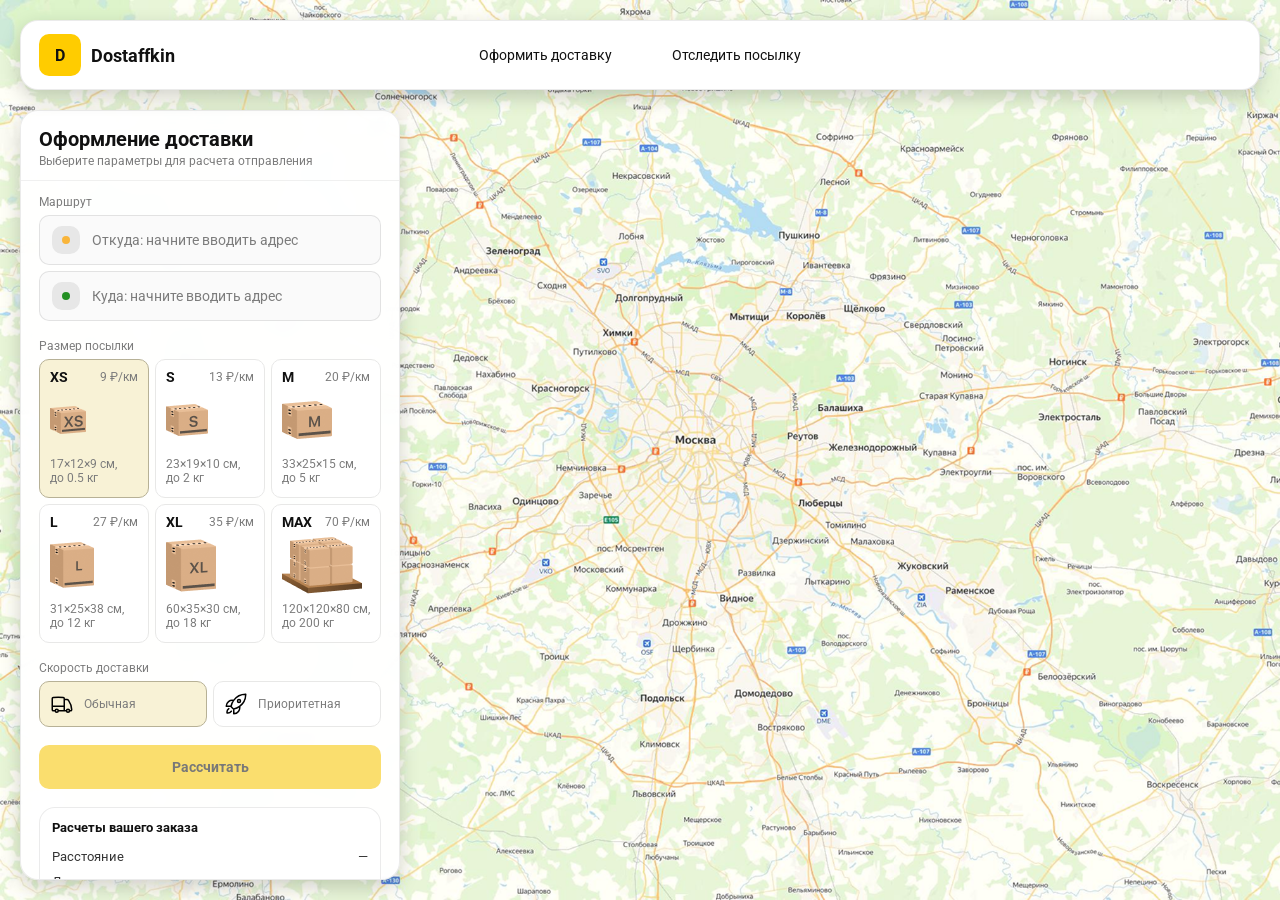
<file: order.html>
<!doctype html>
<html lang="ru">

<head>
    <meta charset="utf-8" />
    <meta name="viewport" content="width=device-width,initial-scale=1,maximum-scale=1,user-scalable=0" />
    <title>Оформление доставки</title>

    <link rel="stylesheet" href="styles/base.css" />
    <link rel="stylesheet" href="styles/base_adaptive.css" />

    <link rel="stylesheet" href="styles/order.css" />
    <link rel="stylesheet" href="styles/order_adaptive.css" />
</head>

<body>
    <div id="map"></div>

    <header class="header">
        <a class="header-brand" href="./index.html">
            <div class="header-logo">D</div>
            <div class="header-title">Dostaffkin</div>
        </a>
        <nav class="header-menu">
            <a class="header-link" href="#">Оформить <span>доставку</span></a>
            <a class="header-link" href="./track.html">Отследить <span>посылку</span></a>
        </nav>
    </header>

    <aside class="main" id="sidebar">
        <div class="main-header">
            <div class="main-title">Оформление доставки</div>
            <div class="main-text">Выберите параметры для расчета отправления</div>
        </div>
        <div class="main-content">
            <div class="main-route">
                <div class="main-block-title">Маршрут</div>
                <div class="main-fields">
                    <div class="main-field" id="fromField">
                        <div class="main-pin"></div>
                        <input id="from" placeholder="Откуда: начните вводить адрес" autocomplete="off" />
                        <div class="main-ac" id="fromAc" role="listbox" aria-label="Подсказки адресов"></div>
                    </div>

                    <div class="main-field" id="toField">
                        <div class="main-pin"></div>
                        <input id="to" placeholder="Куда: начните вводить адрес" autocomplete="off" />
                        <div class="main-ac" id="toAc" role="listbox" aria-label="Подсказки адресов"></div>
                    </div>
                </div>
            </div>
            <div class="main-package">
                <div class="main-block-title">Размер посылки</div>

                <div class="main-sizes">
                    <div class="main-size-card is-active" data-value="xs">
                        <div class="main-size-top">
                            <div class="main-size-label">XS</div>
                            <div class="main-size-rate">9 ₽/км</div>
                        </div>
                        <div class="main-size-media">
                            <img src="images/sizes/xs.png" alt="Короб XS" />
                        </div>
                        <div class="main-size-description">17×12×9 см,<br>до 0.5 кг</div>
                    </div>

                    <div class="main-size-card" data-value="s">
                        <div class="main-size-top">
                            <div class="main-size-label">S</div>
                            <div class="main-size-rate">13 ₽/км</div>
                        </div>
                        <div class="main-size-media">
                            <img src="images/sizes/s.png" alt="Короб S" />
                        </div>
                        <div class="main-size-description">23×19×10 см,<br>до 2 кг</div>
                    </div>

                    <div class="main-size-card" data-value="m">
                        <div class="main-size-top">
                            <div class="main-size-label">M</div>
                            <div class="main-size-rate">20 ₽/км</div>
                        </div>
                        <div class="main-size-media">
                            <img src="images/sizes/m.png" alt="Короб M" />
                        </div>
                        <div class="main-size-description">33×25×15 см,<br>до 5 кг</div>
                    </div>

                    <div class="main-size-card" data-value="l">
                        <div class="main-size-top">
                            <div class="main-size-label">L</div>
                            <div class="main-size-rate">27 ₽/км</div>
                        </div>
                        <div class="main-size-media">
                            <img src="images/sizes/l.png" alt="Короб L" />
                        </div>
                        <div class="main-size-description">31×25×38 см,<br>до 12 кг</div>
                    </div>

                    <div class="main-size-card" data-value="xl">
                        <div class="main-size-top">
                            <div class="main-size-label">XL</div>
                            <div class="main-size-rate">35 ₽/км</div>
                        </div>
                        <div class="main-size-media">
                            <img src="images/sizes/xl.png" alt="Короб XL" />
                        </div>
                        <div class="main-size-description">60×35×30 см,<br>до 18 кг</div>
                    </div>

                    <div class="main-size-card" data-value="max">
                        <div class="main-size-top">
                            <div class="main-size-label">MAX</div>
                            <div class="main-size-rate">70 ₽/км</div>
                        </div>
                        <div class="main-size-media main-size-media-palleta">
                            <img src="images/sizes/max.png" alt="Паллета" />
                        </div>
                        <div class="main-size-description">120×120×80 см,<br>до 200 кг</div>
                    </div>
                </div>
            </div>

            <div class="main-speed">
                <div class="main-block-title">Скорость доставки</div>

                <div class="main-speeds">
                    <div class="main-speed-card is-active" data-value="regular">
                        <img class="main-speed-media" src="images/icons/regular.svg" alt="Regular" />
                        <div class="main-speed-description">Обычная</div>
                    </div>
                    <div class="main-speed-card" data-value="fast">
                        <img class="main-speed-media" src="images/icons/fast.svg" alt="Fast" />
                        <div class="main-speed-description">Приоритетная</div>
                    </div>

                </div>
            </div>
            <div class="main-calculate-block">
                <button id="calc" class="button calculate-button" type="button" disabled>Рассчитать</button>
            </div>
            <div class="main-result" id="result">
                <div class="main-result-title">Расчеты вашего заказа</div>
                <div class="main-result-lines">
                    <div class="main-result-line"><span>Расстояние</span><span id="distanceValue">—</span></div>
                    <div class="main-result-line"><span>Доставим через</span><span id="durationValue">—</span></div>
                    <div class="main-result-line"><span>Тариф</span><span id="rateValue">—</span></div>
                </div>
                <div class="main-price">
                    <div class="main-price-label">Итого</div>
                    <div class="main-price-value" id="totalValue">—</div>
                </div>
            </div>
            <div class="main-order-box">
                <div class="main-order-form" id="orderForm">
                    <div class="main-order-title">Оформление доставки</div>
                    <div class="main-block-info-row">
                        <div class="main-block-title">Контакты</div>
                        <div class="order-fields">
                            <div class="main-field">
                                <input id="customerName" placeholder="Ваше имя" autocomplete="off" />
                            </div>
                            <div class="main-field">
                                <input id="customerPhone" placeholder="Ваш телефон" autocomplete="off"
                                    inputmode="tel" />
                            </div>
                        </div>
                    </div>
                    <div class="main-block-info-row extra-info">
                        <div class="main-block-title">Дополнительная информация</div>
                        <div class="main-field textarea">
                            <textarea id="comment" placeholder="Детали доставки и комментарии"></textarea>
                        </div>
                    </div>
                    <button id="submit" class="button main-submit-request" type="button" disabled>Отправить
                        заявку
                    </button>
                </div>

                <div class="main-order-success" id="orderSuccess">
                    <div class="main-success-icon">✓</div>
                    <div class="main-success-title">Заявка отправлена!</div>
                    <div class="main-success-title">Номер отправления – <span id="orderId"></span></div>
                    <div class="main-success-subtitle">Мы скоро свяжемся с вами</div>
                </div>
            </div>

        </div>
    </aside>

</body>

</html>
</file>
<file: styles/base.css>
*, *::before, *::after {
    box-sizing: border-box;
}

@font-face {
    font-family: "Roboto";
    src: url("../fonts/Roboto-Regular.ttf");
    font-weight: normal;
}

@font-face {
    font-family: "Roboto";
    src: url("../fonts/Roboto-Bold.ttf");
    font-weight: bold;
}

@font-face {
    font-family: "Roboto";
    src: url("../fonts/Roboto-Medium.ttf");
    font-weight: 500;
}

html, body {
    margin: 0;
    color: #111111;
    font-family: "Roboto", sans-serif;
}

body {
    background: #FDFDFD;
}

.header {
    border-radius: 18px;
    box-shadow: 0 7px 20px 0 #0000002E;
    backdrop-filter: blur(10px);
    background: #ffffff;
    left: 20px;
    border: 1px solid rgba(0, 0, 0, 0.08);
    position: fixed;
    right: 20px;
    top: 20px;
    padding: 14px 18px;
    height: 70px;
    display: flex;
    align-items: center;
    z-index: 6;
}
.header-brand {
    display: flex;
    align-items: center;
    text-decoration: none;
    gap: 10px;
}

.header-logo {
    width: 42px;
    height: 42px;
    border-radius: 10px;
    background: #FFCC00;
    display: grid;
    place-items: center;
    font-weight: bold;
    color: #111;
}

.header-title {
    font-size: 18px;
    font-weight: bold;
    color: #111111;
    text-decoration: none;
}
.header-menu {
    display: flex;
    align-items: center;
    gap: 60px;
    margin: 0;
    position: absolute;
    left: 50%;
    transform: translateX(-50%);
}

.header-link {
    font-size: 14px;
    color: #111111;
    text-decoration: none;
}

.button {
    border: 0;
    outline: none;
    height: 44px;
    border-radius: 10px;
    font-size: 14px;
    font-weight: bold;
    cursor: pointer;
    font-family: inherit;
    transition: transform .08s ease, opacity .12s ease;
    background: #ffcc00;
    color: #111111;
    text-align: center;
    text-decoration: none;
}

.button:hover {
    background-color: #E5BC19;
}

.button:disabled {
    cursor: not-allowed;
    background-color: #FADE6E;
    color: #787878;
    transform: none;
}

.button.button-white {
    background: #ffffff;
    border: 1px solid #111111;
}

.button.button-white:hover {
    background: rgb(241 241 241);
}

.main-field {
    display: flex;
    align-items: center;
    margin-top: 6px;
    gap: 10px;
    border: 1px solid #1111111A;
    background: #FAFAFA;
    border-radius: 10px;
    padding: 10px 12px;
    position: relative;
    box-sizing: border-box;
    height: 50px;
}

.main-field.textarea {
    height: auto;
}

.main-pin {
    width: 28px;
    height: 28px;
    border-radius: 10px;
    background: rgba(17, 17, 17, 0.08);
    display: grid;
    place-items: center;
    flex: 0 0 auto;
    position: relative;
}

.main-pin::before {
    content: "";
    width: 8px;
    height: 8px;
    border-radius: 999px;
    background: orange;
    opacity: .75;
    display: block;
}

.main-field:last-child .main-pin::before {
    background: green;
    opacity: .85;
}

input, textarea {
    width: 100%;
    border: 0;
    outline: none;
    background: transparent;
    font-size: 14px;
    color: #111111;
    font-family: inherit;
}

textarea {
    resize: vertical;
    min-height: 72px;
    padding: 2px 0;
}

input::placeholder, textarea::placeholder {
    color: #7C7C7C;
}

.main-field:focus-within {
    border-color: rgba(0, 0, 0, 0.20);
    box-shadow: 0 0 0 4px rgba(255, 204, 0, 0.35);
    background: rgba(255, 255, 255, 0.75);
}
</file>
<file: styles/base_adaptive.css>
@media (max-width: 767px) {
    .header {
        left: 10px;
        right: 10px;
        top: 10px;
    }

    .header-link span {
        display: none;
    }

    .header-menu {
        gap: 20px;
        justify-content: flex-start;
        margin: 0 0 0 30px;
        position: static;
        transform: none;
    }
}

@media (max-width: 420px) {
    .header-title {
        display: none;
    }
}

@media (max-width: 374px) {
    .header-menu {
        gap: 10px;
        margin: 0 0 0 10px;
    }
}
</file>
<file: styles/order.css>
#map {
    background-image: url("../images/order-bg.png");
    background-size: cover;
    position: fixed;
    inset: 0;
}

.main {
    border-radius: 18px;
    box-shadow: 0 7px 20px 0 #0000002E;
    backdrop-filter: blur(10px);
    background: rgba(255, 255, 255, 0.96);
    left: 20px;
    border: 1px solid rgba(0, 0, 0, 0.08);
    position: fixed;
    top: 110px;
    bottom: 20px;
    width: 380px;
    display: flex;
    flex-direction: column;
    overflow: hidden;
    z-index: 5;
}

.main-header {
    padding: 18px 18px 12px 18px;
    border-bottom: 1px solid rgba(0, 0, 0, 0.06);
    display: flex;
    flex-direction: column;
}

.main-title {
    font-size: 20px;
    line-height: 100%;
    font-weight: bold;
}

.main-text {
    font-size: 12px;
    margin-top: 5px;
    color: #7C7C7C;
}

.main-content {
    padding: 14px 18px 18px 18px;
    overflow: auto;
    scrollbar-width: none;
    display: flex;
    flex-direction: column;
    gap: 18px;
    flex: 1;
}

.main-block-title {
    font-size: 12px;
    color: #7C7C7C;
}

.main-route .main-block-title,
.main-package .main-block-title {
    margin-bottom: 6px;
}

.main-sizes {
    display: grid;
    gap: 6px;
    grid-template-columns: repeat(3, 1fr);
}

.main-size-card {
    border: 1px solid #E8E8E7;
    background: #FFFFFF;
    border-radius: 10px;
    padding: 10px;
    cursor: pointer;
    user-select: none;
    transition: transform .08s ease, border-color .12s ease, background .12s ease;
    min-height: 139px;
}

.main-size-card:hover {
    transform: translateY(-1px);
}

.main-size-card.is-active {
    background-color: #F8F2D6;
    border-color: #B7B196;
}

.main-size-top {
    display: flex;
    align-items: center;
    justify-content: space-between;
}

.main-size-label {
    font-weight: bold;
    font-size: 14px;
    color: #111111;
    line-height: 100%;
}

.main-size-rate {
    font-size: 12px;
    color: #7C7C7C;
    line-height: 100%;
}

.main-size-media {
    margin-top: 8px;
    height: 57px;
}

.main-size-description {
    margin-top: 8px;
    font-size: 12px;
    color: #7C7C7C;
    line-height: 1.2;
}

.calculate-button {
    width: 100%;
}

.main-result {
    border: 1px solid rgba(0, 0, 0, 0.08);
    background: rgba(255, 255, 255, 0.75);
    border-radius: 16px;
    padding: 12px;
    line-height: 1.25;
}

.main-result-title {
    font-weight: bold;
    font-size: 13px;
    color: #111111;
    margin-bottom: 13px;
}

.main-result-lines {
    gap: 8px;
    display: flex;
    flex-direction: column;
}

.main-result-line {
    font-size: 13px;
    color: rgba(17, 17, 17, 0.85);
    display: flex;
    justify-content: space-between;
}

.main-price {
    margin-top: 18px;
    padding-top: 10px;
    border-top: 1px dashed rgba(0, 0, 0, 0.12);
    display: flex;
    align-items: baseline;
    justify-content: space-between;
}

.main-price-label {
    font-size: 12px;
    color: rgba(17, 17, 17, 0.55);
}

.main-price-value {
    font-size: 20px;
    font-weight: bold;
    color: #111111;
    letter-spacing: -0.3px;
}

.main-order-box {
    background: #ffffff;
    border: 1px solid #E8E8E7;
    border-radius: 10px;
    padding: 12px;
}

.main-order-title {
    margin-bottom: 8px;
    font-weight: bold;
    font-size: 14px;
    color: #111111;
}

.main-block-info {
    display: flex;
    flex-direction: column;
    gap: 6px;
}

.order-fields {
    display: grid;
    grid-template-columns: 1fr 1fr;
    column-gap: 10px;
    margin-top: 6px;
}

.main-block-info-row.extra-info {
    display: block;
    margin-top: 13px;
}

.main-submit-request {
    width: 100%;
    margin-top: 6px;
}

.main-order-success {
    display: none;
    text-align: center;
    padding: 22px 12px;
    gap: 12px;
}

.main-order-success.is-visible {
    display: flex;
    flex-direction: column;
    align-items: center;
}

.main-success-icon {
    width: 56px;
    height: 56px;
    border-radius: 50%;
    background: #16a34a;
    color: #ffffff;
    display: grid;
    place-items: center;
    font-size: 30px;
}

.main-success-title {
    font-size: 14px;
    font-weight: bold;
    color: #111111;
}

.main-success-subtitle {
    font-size: 12px;
    color: rgba(17, 17, 17, 0.55);
    line-height: 1.3;
}

.main-speed .main-block-title {
    margin-bottom: 6px;
}

.main-speeds {
    display: grid;
    gap: 6px;
    grid-template-columns: repeat(2, 1fr);
}

.main-speed-card {
    border: 1px solid #E8E8E7;
    background: #FFFFFF;
    border-radius: 10px;
    padding: 10px;
    cursor: pointer;
    user-select: none;
    transition: transform .08s ease, border-color .12s ease, background .12s ease;
    display: flex;
    align-items: center;
    gap: 10px;
}

.main-speed-card:hover {
    transform: translateY(-1px);
}

.main-speed-card.is-active {
    background-color: #F8F2D6;
    border-color: #B7B196;
}

.main-speed-description {
    font-size: 12px;
    color: #7C7C7C;
    line-height: 1.2;
}
</file>
<file: styles/order_adaptive.css>
@media (max-width: 767px) {
    .main {
        left: 10px;
        right: 10px;
        top: 50%;
        bottom: 12px;
        width: auto;
        max-width: none;
    }
}

@media (max-width: 420px) {
    .main-sizes {
        grid-template-columns: repeat(2, 1fr);
    }
}
</file>
